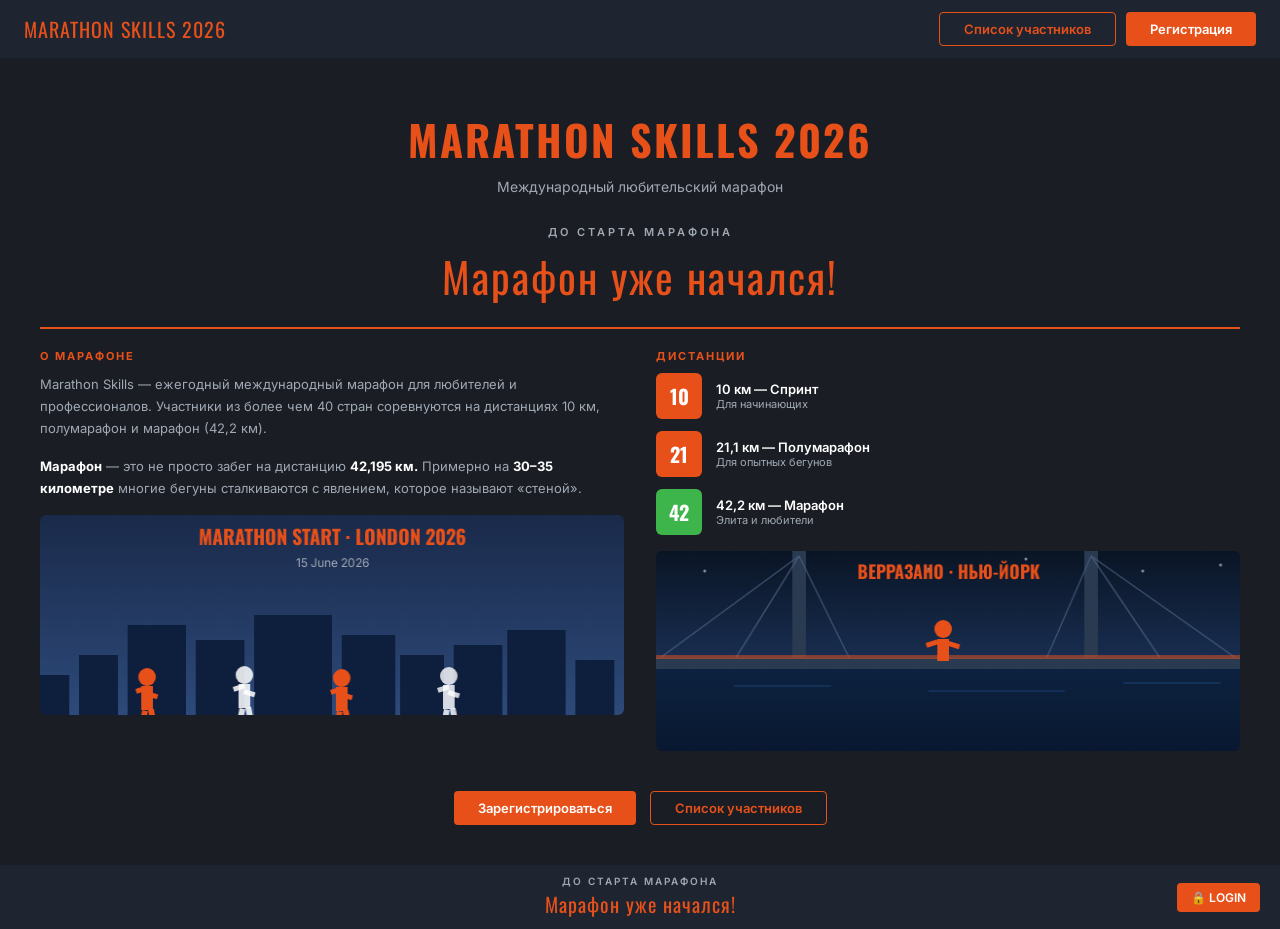
<file: index.html>
<!DOCTYPE html>
<html lang="ru">
<head>
<meta charset="UTF-8"/>
<meta name="viewport" content="width=device-width, initial-scale=1.0"/>
<title>Marathon Skills 2026</title>
<style>
@import url('https://fonts.googleapis.com/css2?family=Oswald:wght@400;600;700&family=Inter:wght@300;400;500;600&display=swap');

:root {
  --bg:        #1A1E24;
  --bg-mid:    #22272F;
  --bg-panel:  #2A2F38;
  --bg-header: #1E2530;
  --orange:    #E8501A;
  --orange-h:  #C43F10;
  --green:     #3DB54A;
  --text:      #FFFFFF;
  --muted:     #A0A8B4;
  --border:    #3A3F4A;
  --error:     #FF6B5B;
}

* { box-sizing: border-box; margin: 0; padding: 0; }

body {
  font-family: 'Inter', sans-serif;
  background: var(--bg);
  color: var(--text);
  min-height: 100vh;
  display: flex;
  flex-direction: column;
}

/* ── PAGES ── */
.page { display: none; flex-direction: column; min-height: 100vh; }
.page.active { display: flex; }

/* ── HEADER ── */
.header {
  background: var(--bg-header);
  padding: 12px 24px;
  display: flex;
  align-items: center;
  gap: 16px;
  flex-shrink: 0;
}
.header-title {
  font-family: 'Oswald', sans-serif;
  font-size: 20px;
  color: var(--orange);
  letter-spacing: 1px;
  flex: 1;
}
.btn-back {
  background: #3A3F4A;
  color: #fff;
  border: none;
  padding: 7px 14px;
  border-radius: 4px;
  cursor: pointer;
  font-size: 13px;
  font-family: 'Inter', sans-serif;
  transition: background .2s;
}
.btn-back:hover { background: #4A5060; }

/* ── TIMER BAR ── */
.timer-bar {
  background: var(--bg-header);
  padding: 10px 20px;
  display: flex;
  align-items: center;
  justify-content: center;
  position: relative;
  flex-shrink: 0;
}
.timer-label {
  font-size: 10px;
  font-weight: 600;
  color: var(--muted);
  letter-spacing: 2px;
  text-align: center;
  margin-bottom: 2px;
}
.timer-value {
  font-family: 'Oswald', monospace;
  font-size: 20px;
  color: var(--orange);
  text-align: center;
  letter-spacing: 1px;
}
.timer-center { text-align: center; }
.login-btn-wrap {
  position: absolute;
  right: 20px;
}

/* ── BUTTONS ── */
.btn-orange {
  background: var(--orange);
  color: #fff;
  border: none;
  padding: 9px 24px;
  border-radius: 4px;
  cursor: pointer;
  font-size: 13px;
  font-weight: 600;
  font-family: 'Inter', sans-serif;
  transition: background .2s;
}
.btn-orange:hover { background: var(--orange-h); }
.btn-outline {
  background: transparent;
  color: var(--orange);
  border: 1.5px solid var(--orange);
  padding: 8px 24px;
  border-radius: 4px;
  cursor: pointer;
  font-size: 13px;
  font-weight: 600;
  font-family: 'Inter', sans-serif;
  transition: background .2s;
}
.btn-outline:hover { background: rgba(232,80,26,.15); }
.btn-gray {
  background: #3A3F4A;
  color: #fff;
  border: none;
  padding: 8px 20px;
  border-radius: 4px;
  cursor: pointer;
  font-size: 13px;
  font-family: 'Inter', sans-serif;
  transition: background .2s;
}
.btn-gray:hover { background: #4A5060; }

/* ── SCROLL CONTENT ── */
.scroll-content {
  flex: 1;
  overflow-y: auto;
  padding: 28px 40px;
}

/* ── PAGE TITLE ── */
.page-title {
  font-size: 22px;
  font-weight: 600;
  text-align: center;
  margin-bottom: 20px;
}
.page-subtitle {
  font-size: 12px;
  color: var(--muted);
  text-align: center;
  margin-bottom: 20px;
}
.divider {
  height: 1px;
  background: var(--border);
  margin: 20px 0;
}
.divider-orange {
  height: 2px;
  background: var(--orange);
  margin: 8px 0 18px;
}

/* ── ABOUT PAGE ── */
.about-hero {
  text-align: center;
  padding: 50px 20px 30px;
}
.about-hero h1 {
  font-family: 'Oswald', sans-serif;
  font-size: 42px;
  color: var(--orange);
  letter-spacing: 2px;
  margin-bottom: 8px;
}
.about-hero p { font-size: 14px; color: var(--muted); }

.countdown-section {
  text-align: center;
  margin-bottom: 0;
}
.countdown-label {
  font-size: 11px;
  font-weight: 600;
  color: var(--muted);
  letter-spacing: 3px;
  margin-bottom: 6px;
}
.countdown-value {
  font-family: 'Oswald', monospace;
  font-size: 42px;
  color: var(--orange);
  letter-spacing: 2px;
}
.orange-line {
  height: 2px;
  background: var(--orange);
  margin: 20px 40px;
}

.about-grid {
  display: grid;
  grid-template-columns: 1fr 1fr;
  gap: 32px;
  padding: 0 40px 40px;
}
.section-label {
  font-size: 11px;
  font-weight: 700;
  color: var(--orange);
  letter-spacing: 2px;
  margin-bottom: 10px;
}
.about-text {
  font-size: 13px;
  color: var(--muted);
  line-height: 22px;
  margin-bottom: 16px;
}

/* Marathon illustration canvases */
.marathon-canvas {
  width: 100%;
  height: 200px;
  border-radius: 6px;
  overflow: hidden;
}
.marathon-canvas canvas {
  width: 100%;
  height: 100%;
}

/* Distance badges */
.distance-list { display: flex; flex-direction: column; gap: 12px; margin-bottom: 16px; }
.distance-item { display: flex; align-items: center; gap: 14px; }
.dist-badge {
  width: 46px; height: 46px;
  border-radius: 6px;
  display: flex; align-items: center; justify-content: center;
  font-family: 'Oswald', sans-serif;
  font-size: 20px;
  font-weight: 700;
  color: #fff;
  flex-shrink: 0;
}
.dist-badge.orange { background: var(--orange); }
.dist-badge.green  { background: var(--green); }
.dist-name { font-size: 13px; font-weight: 600; color: #fff; }
.dist-sub  { font-size: 11px; color: var(--muted); }

.about-btns {
  display: flex;
  justify-content: center;
  gap: 14px;
  padding-bottom: 40px;
}

/* ── FORM STYLES ── */
.form-wrap {
  max-width: 720px;
  margin: 0 auto;
}
.form-grid {
  display: grid;
  grid-template-columns: 1fr 200px;
  gap: 24px;
}
.field-group {
  display: grid;
  grid-template-columns: 150px 1fr;
  align-items: center;
  margin-bottom: 10px;
  gap: 10px;
}
.field-label {
  font-size: 12px;
  color: var(--muted);
  text-align: right;
}
input[type=text], input[type=email], input[type=password],
input[type=number], select, .fake-input {
  background: var(--bg-panel);
  color: #fff;
  border: 1px solid var(--border);
  border-radius: 4px;
  padding: 7px 10px;
  font-size: 13px;
  font-family: 'Inter', sans-serif;
  width: 100%;
  outline: none;
  transition: border-color .2s;
}
input:focus, select:focus { border-color: var(--orange); }
select { cursor: pointer; }
select option { background: #2A2F38; color: #fff; }

/* white comboboxes */
select.white-select {
  background: #fff;
  color: #000;
}
select.white-select option { background: #fff; color: #000; }

.photo-preview {
  width: 100%;
  height: 150px;
  background: var(--bg-panel);
  border-radius: 6px;
  display: flex;
  align-items: center;
  justify-content: center;
  color: var(--muted);
  font-size: 14px;
  margin-bottom: 10px;
  overflow: hidden;
  cursor: pointer;
  border: 2px dashed var(--border);
  transition: border-color .2s;
}
.photo-preview:hover { border-color: var(--orange); }
.photo-preview img { width: 100%; height: 100%; object-fit: cover; }

.form-btns {
  display: flex;
  justify-content: center;
  gap: 14px;
  margin-top: 24px;
}
.error-msg {
  color: var(--error);
  font-size: 12px;
  text-align: center;
  margin-bottom: 10px;
  display: none;
}
.error-msg.show { display: block; }

/* ── BMI PAGE ── */
.bmi-grid {
  display: grid;
  grid-template-columns: 300px 1fr;
  gap: 40px;
  max-width: 800px;
  margin: 0 auto;
}
.bmi-desc {
  font-size: 12px;
  color: var(--muted);
  line-height: 20px;
  margin-bottom: 20px;
}
.gender-icons {
  display: flex;
  gap: 14px;
  margin-bottom: 20px;
}
.gender-icon {
  background: var(--bg-panel);
  border-radius: 6px;
  width: 90px;
  height: 90px;
  display: flex;
  flex-direction: column;
  align-items: center;
  justify-content: center;
  gap: 6px;
  cursor: pointer;
  border: 2px solid transparent;
  transition: border-color .2s;
}
.gender-icon.selected { border-color: var(--orange); }
.gender-icon svg { width: 44px; height: 60px; }
.gender-icon span { font-size: 10px; color: var(--muted); }
.bmi-inputs { margin-bottom: 20px; }
.bmi-field {
  display: flex;
  align-items: center;
  gap: 10px;
  margin-bottom: 10px;
}
.bmi-field label { width: 50px; font-size: 13px; color: var(--muted); }
.bmi-field input { width: 90px; }
.bmi-field span { font-size: 12px; color: var(--muted); }

.bmi-result-panel {
  background: var(--bg-panel);
  border-radius: 8px;
  padding: 28px 24px;
  display: flex;
  flex-direction: column;
  align-items: center;
}
.bmi-silhouette { margin-bottom: 14px; }
.bmi-category {
  font-size: 20px;
  font-weight: 600;
  color: #fff;
  margin-bottom: 6px;
}
.bmi-value {
  font-family: 'Oswald', monospace;
  font-size: 40px;
  color: var(--orange);
  margin-bottom: 18px;
}
.bmi-scale { width: 280px; }
.bmi-bar {
  display: grid;
  grid-template-columns: 1fr 1fr 1fr 1fr;
  height: 10px;
  border-radius: 5px;
  overflow: hidden;
  margin-bottom: 4px;
}
.bmi-bar div:nth-child(1) { background: #E8501A; }
.bmi-bar div:nth-child(2) { background: #3DB54A; }
.bmi-bar div:nth-child(3) { background: #FF9800; }
.bmi-bar div:nth-child(4) { background: #E53935; }
.bmi-indicator {
  position: relative;
  height: 16px;
  margin-bottom: 4px;
}
.bmi-arrow {
  position: absolute;
  color: var(--orange);
  font-size: 12px;
  transition: left .5s ease;
}
.bmi-labels {
  display: grid;
  grid-template-columns: 1fr 1fr 1fr 1fr;
  font-size: 9px;
  color: var(--muted);
  text-align: center;
}

/* ── PARTICIPANTS / ADMIN TABLE ── */
.table-controls {
  display: flex;
  justify-content: space-between;
  align-items: flex-end;
  margin-bottom: 14px;
  gap: 20px;
}
.table-total {
  font-size: 13px;
  font-weight: 700;
  color: var(--muted);
}
.filter-grid {
  display: grid;
  grid-template-columns: 130px 180px;
  gap: 8px 10px;
  align-items: center;
}
.filter-label { font-size: 12px; color: var(--muted); text-align: right; }

.search-row {
  display: flex;
  align-items: center;
  gap: 10px;
  margin-top: 8px;
}
.search-row input { flex: 1; }

table {
  width: 100%;
  border-collapse: collapse;
  font-size: 13px;
}
th {
  background: var(--bg-panel);
  color: var(--muted);
  font-weight: 700;
  font-size: 11px;
  padding: 10px 14px;
  text-align: left;
  border-bottom: 2px solid var(--border);
}
td {
  padding: 10px 14px;
  border-bottom: 1px solid var(--border);
  color: #fff;
}
tr:nth-child(even) td { background: #262B33; }
tr:hover td { background: #333A45; }

.btn-edit {
  background: var(--orange);
  color: #fff;
  border: none;
  padding: 4px 12px;
  border-radius: 4px;
  cursor: pointer;
  font-size: 12px;
  font-family: 'Inter', sans-serif;
  transition: background .2s;
}
.btn-edit:hover { background: var(--orange-h); }

/* ── ADMIN LOGIN ── */
.login-card {
  background: var(--bg-panel);
  border-radius: 8px;
  padding: 44px 50px;
  width: 440px;
  margin: auto;
}
.login-card h2 {
  font-size: 22px;
  font-weight: 600;
  text-align: center;
  margin-bottom: 8px;
}
.login-card p {
  font-size: 12px;
  color: var(--muted);
  text-align: center;
  margin-bottom: 26px;
}
.login-field {
  display: grid;
  grid-template-columns: 100px 1fr;
  align-items: center;
  gap: 10px;
  margin-bottom: 14px;
}
.login-field label { font-size: 14px; color: var(--muted); text-align: right; }

/* ── ADMIN EDIT ── */
.edit-grid {
  display: grid;
  grid-template-columns: 1fr 1fr;
  gap: 32px;
  max-width: 700px;
  margin: 0 auto;
}
.pass-panel {
  background: var(--bg-panel);
  border-radius: 6px;
  padding: 20px;
}
.pass-panel h3 {
  font-size: 15px;
  font-weight: 600;
  text-align: center;
  margin-bottom: 8px;
}
.pass-panel p {
  font-size: 11px;
  color: var(--muted);
  text-align: center;
  margin-bottom: 16px;
}
.email-display {
  font-size: 13px;
  color: var(--muted);
  font-style: italic;
  padding: 7px 0;
}

/* ── RESPONSIVE ── */
@media (max-width: 700px) {
  .about-grid, .form-grid, .bmi-grid, .edit-grid { grid-template-columns: 1fr; }
  .scroll-content { padding: 20px 16px; }
  .about-grid { padding: 0 16px 30px; }
}

/* ── PAGE TRANSITION ── */
.page { animation: fadeIn .25s ease; }
@keyframes fadeIn { from { opacity: 0; transform: translateY(6px); } to { opacity: 1; transform: none; } }

/* ── HEADER BUTTONS ── */
.header-btns { display: flex; gap: 10px; }
</style>
</head>
<body>

<!-- ═══════════════════════════════════════════════
     PAGE 1 — ABOUT
════════════════════════════════════════════════ -->
<div class="page active" id="page-about">
  <div class="header">
    <span class="header-title">MARATHON SKILLS 2026</span>
    <div class="header-btns">
      <button class="btn-outline" onclick="go('page-participants')">Список участников</button>
      <button class="btn-orange" onclick="go('page-register')">Регистрация</button>
    </div>
  </div>

  <div style="overflow-y:auto; flex:1;">
    <!-- Hero -->
    <div class="about-hero">
      <h1>MARATHON SKILLS 2026</h1>
      <p>Международный любительский марафон</p>
    </div>

    <!-- Countdown -->
    <div class="countdown-section">
      <div class="countdown-label">ДО  СТАРТА  МАРАФОНА</div>
      <div class="countdown-value" id="main-countdown">--</div>
    </div>

    <div class="orange-line"></div>

    <!-- Two-column content -->
    <div class="about-grid">
      <!-- Left: about text + canvas 1 -->
      <div>
        <div class="section-label">О МАРАФОНЕ</div>
        <p class="about-text">Marathon Skills — ежегодный международный марафон для любителей и профессионалов. Участники из более чем 40 стран соревнуются на дистанциях 10 км, полумарафон и марафон (42,2 км).</p>
        <p class="about-text"><strong style="color:#fff">Марафон</strong> — это не просто забег на дистанцию <strong style="color:#fff">42,195 км.</strong> Примерно на <strong style="color:#fff">30–35 километре</strong> многие бегуны сталкиваются с явлением, которое называют «стеной».</p>
        <div class="marathon-canvas">
          <canvas id="canvas1" width="600" height="200"></canvas>
        </div>
      </div>
      <!-- Right: distances + canvas 2 -->
      <div>
        <div class="section-label">ДИСТАНЦИИ</div>
        <div class="distance-list">
          <div class="distance-item">
            <div class="dist-badge orange">10</div>
            <div><div class="dist-name">10 км — Спринт</div><div class="dist-sub">Для начинающих</div></div>
          </div>
          <div class="distance-item">
            <div class="dist-badge orange">21</div>
            <div><div class="dist-name">21,1 км — Полумарафон</div><div class="dist-sub">Для опытных бегунов</div></div>
          </div>
          <div class="distance-item">
            <div class="dist-badge green">42</div>
            <div><div class="dist-name">42,2 км — Марафон</div><div class="dist-sub">Элита и любители</div></div>
          </div>
        </div>
        <div class="marathon-canvas">
          <canvas id="canvas2" width="600" height="200"></canvas>
        </div>
      </div>
    </div>

    <!-- Bottom buttons -->
    <div class="about-btns">
      <button class="btn-orange" onclick="go('page-register')">Зарегистрироваться</button>
      <button class="btn-outline" onclick="go('page-participants')">Список участников</button>
    </div>
  </div>

  <!-- Timer bar with LOGIN -->
  <div class="timer-bar">
    <div class="timer-center">
      <div class="timer-label">ДО  СТАРТА  МАРАФОНА</div>
      <div class="timer-value" id="footer-countdown">--</div>
    </div>
    <div class="login-btn-wrap">
      <button class="btn-orange" onclick="go('page-admin-login')" style="font-size:12px;padding:7px 14px;">🔒 LOGIN</button>
    </div>
  </div>
</div>


<!-- ═══════════════════════════════════════════════
     PAGE 2 — REGISTER
════════════════════════════════════════════════ -->
<div class="page" id="page-register">
  <div class="header">
    <button class="btn-back" onclick="go('page-about')">← Назад</button>
    <span class="header-title">MARATHON SKILLS 2026</span>
  </div>

  <div class="scroll-content">
    <div class="form-wrap">
      <div class="page-title">Регистрация бегуна</div>
      <div class="page-subtitle">Пожалуйста заполните всю информацию, чтобы зарегистрироваться в качестве бегуна</div>
      <div class="error-msg" id="reg-error"></div>
      <div class="divider"></div>

      <div class="form-grid">
        <!-- Left fields -->
        <div>
          <div class="field-group">
            <span class="field-label">Email:</span>
            <input type="email" id="reg-email" placeholder="Email"/>
          </div>
          <div class="field-group">
            <span class="field-label">Пароль:</span>
            <input type="password" id="reg-pass" placeholder="Пароль"/>
          </div>
          <div class="field-group">
            <span class="field-label">Повторите пароль:</span>
            <input type="password" id="reg-pass2" placeholder="Повторите пароль"/>
          </div>
          <div class="field-group">
            <span class="field-label">Имя:</span>
            <input type="text" id="reg-name" placeholder="Имя"/>
          </div>
          <div class="field-group">
            <span class="field-label">Фамилия:</span>
            <input type="text" id="reg-surname" placeholder="Фамилия"/>
          </div>
          <div class="field-group">
            <span class="field-label">Пол:</span>
            <select id="reg-gender" class="white-select">
              <option>Мужской</option>
              <option>Женский</option>
            </select>
          </div>
        </div>

        <!-- Right: photo + date + country -->
        <div>
          <div class="photo-preview" id="photo-preview" onclick="document.getElementById('photo-input').click()">
            <span>Фото</span>
          </div>
          <input type="file" id="photo-input" accept="image/*" style="display:none" onchange="previewPhoto(this)"/>

          <div style="margin-bottom:8px">
            <div style="font-size:11px;color:var(--muted);margin-bottom:4px">Дата рождения:</div>
            <input type="date" id="reg-dob" value="1978-07-16" style="background:#fff;color:#000;width:100%"/>
          </div>
          <div>
            <div style="font-size:11px;color:var(--muted);margin-bottom:4px">Страна:</div>
            <select id="reg-country" class="white-select">
              <option>Russia</option><option>Germany</option><option>France</option>
              <option>USA</option><option>UK</option><option>Italy</option>
              <option>Spain</option><option>Japan</option><option>Kazakhstan</option><option>Other</option>
            </select>
          </div>
        </div>
      </div>

      <div class="divider"></div>
      <div class="form-btns">
        <button class="btn-orange" onclick="doRegister()">Регистрация</button>
        <button class="btn-outline" onclick="go('page-about')">Отмена</button>
      </div>
    </div>
  </div>

  <div class="timer-bar">
    <div class="timer-center">
      <div class="timer-label">ДО  СТАРТА  МАРАФОНА</div>
      <div class="timer-value" id="reg-countdown">--</div>
    </div>
  </div>
</div>


<!-- ═══════════════════════════════════════════════
     PAGE 3 — BMI
════════════════════════════════════════════════ -->
<div class="page" id="page-bmi">
  <div class="header">
    <button class="btn-back" onclick="go('page-about')">← Назад</button>
    <span class="header-title">BMI CALCULATOR</span>
    <button class="btn-orange" style="margin-left:auto" onclick="saveBmi()">Сохранить</button>
  </div>

  <div class="scroll-content">
    <div class="page-title">BMI Калькулятор</div>
    <div class="page-subtitle">Индекс массы тела</div>
    <div class="divider"></div>

    <div class="bmi-grid">
      <!-- Left -->
      <div>
        <p class="bmi-desc">Индекс массы тела (ИМТ) — показатель соответствия роста и веса. Рассчитывается как вес (кг) ÷ рост² (м). Оставьте эти поля пустыми, если не хотите изменять.</p>

        <div class="gender-icons">
          <div class="gender-icon selected" id="gender-m" onclick="selectGender('m')">
            <svg viewBox="0 0 50 70" fill="none">
              <ellipse cx="25" cy="10" rx="10" ry="10" fill="#A0A8B4"/>
              <rect x="19" y="22" width="12" height="28" rx="3" fill="#A0A8B4"/>
              <rect x="7"  y="25" width="12" height="5"  rx="2" fill="#A0A8B4"/>
              <rect x="31" y="25" width="12" height="5"  rx="2" fill="#A0A8B4"/>
              <rect x="18" y="50" width="7"  height="20" rx="2" fill="#A0A8B4"/>
              <rect x="27" y="50" width="7"  height="20" rx="2" fill="#A0A8B4"/>
            </svg>
            <span>Мужской</span>
          </div>
          <div class="gender-icon" id="gender-f" onclick="selectGender('f')">
            <svg viewBox="0 0 50 70" fill="none">
              <ellipse cx="25" cy="10" rx="10" ry="10" fill="#A0A8B4"/>
              <polygon points="25,22 8,52 42,52" fill="#A0A8B4"/>
              <rect x="18" y="52" width="7" height="18" rx="2" fill="#A0A8B4"/>
              <rect x="27" y="52" width="7" height="18" rx="2" fill="#A0A8B4"/>
            </svg>
            <span>Женский</span>
          </div>
        </div>

        <div class="bmi-inputs">
          <div class="bmi-field">
            <label>Рост:</label>
            <input type="number" id="bmi-height" value="170" min="100" max="250"/>
            <span>см</span>
          </div>
          <div class="bmi-field">
            <label>Вес:</label>
            <input type="number" id="bmi-weight" value="70" min="30" max="300"/>
            <span>кг</span>
          </div>
        </div>

        <div style="display:flex;gap:12px">
          <button class="btn-orange" onclick="calcBmi()">Рассчитать</button>
          <button class="btn-outline" onclick="go('page-about')">Отмена</button>
        </div>
      </div>

      <!-- Right: result -->
      <div class="bmi-result-panel">
        <div class="bmi-silhouette">
          <svg id="bmi-silhouette" width="80" height="120" viewBox="0 0 60 140" fill="none">
            <ellipse cx="30" cy="10" rx="10" ry="10" fill="#E8501A"/>
            <rect x="22" y="22" width="16" height="60" rx="3" fill="#E8501A"/>
            <rect x="4"  y="26" width="18" height="6" rx="3" fill="#E8501A"/>
            <rect x="38" y="26" width="18" height="6" rx="3" fill="#E8501A"/>
            <rect x="22" y="84" width="7"  height="56" rx="3" fill="#E8501A"/>
            <rect x="31" y="84" width="7"  height="56" rx="3" fill="#E8501A"/>
          </svg>
        </div>
        <div class="bmi-category" id="bmi-category">—</div>
        <div class="bmi-value" id="bmi-value"></div>
        <div class="bmi-scale">
          <div class="bmi-bar"><div></div><div></div><div></div><div></div></div>
          <div class="bmi-indicator"><span class="bmi-arrow" id="bmi-arrow">▼</span></div>
          <div class="bmi-labels">
            <span>Недостаточный</span><span>Здоровый</span><span>Избыточный</span><span>Ожирение</span>
          </div>
        </div>
      </div>
    </div>
  </div>

  <div class="timer-bar" style="justify-content:flex-start;padding:10px 20px">
    <div style="flex:1;text-align:center">
      <div class="timer-label">ФИО</div>
      <div id="bmi-fio" style="font-size:13px;color:var(--muted)"></div>
    </div>
  </div>
</div>


<!-- ═══════════════════════════════════════════════
     PAGE 4 — PARTICIPANTS
════════════════════════════════════════════════ -->
<div class="page" id="page-participants">
  <div class="header">
    <button class="btn-back" onclick="go('page-about')">← Назад</button>
    <span class="header-title">MARATHON SKILLS 2026</span>
  </div>

  <div class="scroll-content">
    <div class="page-title">Список зарегистрированных пользователей</div>
    <div class="divider-orange"></div>

    <div class="table-controls">
      <div class="table-total" id="part-total">Всего пользователей: 0</div>
      <div>
        <div class="filter-grid">
          <span class="filter-label">Фильтр по ролям:</span>
          <select id="part-role" class="white-select" onchange="renderParticipants()">
            <option value="">Все роли</option>
            <option value="Координатор">Координатор</option>
            <option value="Бегун">Бегун</option>
          </select>
          <span class="filter-label">Сортировать по:</span>
          <select id="part-sort" class="white-select" onchange="renderParticipants()">
            <option value="Name">Имени</option>
            <option value="Surname">Фамилии</option>
            <option value="Email">Email</option>
            <option value="Role">Роли</option>
          </select>
        </div>
        <div class="search-row" style="margin-top:8px">
          <span class="filter-label">Поиск:</span>
          <input type="text" id="part-search" placeholder="Поиск..." oninput="renderParticipants()"/>
          <button class="btn-orange" style="padding:7px 14px;font-size:12px" onclick="renderParticipants()">Обновить</button>
        </div>
      </div>
    </div>

    <table>
      <thead><tr>
        <th>ИМЯ</th><th>ФАМИЛИЯ</th><th>EMAIL</th><th>РОЛЬ</th>
      </tr></thead>
      <tbody id="part-tbody"></tbody>
    </table>
  </div>

  <div class="timer-bar">
    <div class="timer-center">
      <div class="timer-label">ДО  СТАРТА  МАРАФОНА</div>
      <div class="timer-value" id="part-countdown">--</div>
    </div>
  </div>
</div>


<!-- ═══════════════════════════════════════════════
     ADMIN PAGE A — LOGIN
════════════════════════════════════════════════ -->
<div class="page" id="page-admin-login">
  <div class="header">
    <button class="btn-back" onclick="go('page-about')">← Назад</button>
    <span class="header-title">MARATHON SKILLS 2026</span>
  </div>

  <div style="flex:1;display:flex;align-items:center;justify-content:center;padding:30px">
    <div class="login-card">
      <h2>Форма авторизации</h2>
      <p>Пожалуйста, авторизуйтесь в системе, используя ваш логин и пароль.</p>
      <div class="error-msg" id="admin-error"></div>
      <div class="login-field">
        <label>Login:</label>
        <input type="text" id="admin-login" placeholder="Enter your login"/>
      </div>
      <div class="login-field">
        <label>Password:</label>
        <input type="password" id="admin-pass" placeholder="Enter your password"/>
      </div>
      <div class="form-btns" style="margin-top:20px">
        <button class="btn-orange" onclick="doAdminLogin()">Login</button>
        <button class="btn-outline" onclick="go('page-about')">Cancel</button>
      </div>
    </div>
  </div>

  <div class="timer-bar">
    <div class="timer-center">
      <div class="timer-label">ДО  СТАРТА  МАРАФОНА</div>
      <div class="timer-value" id="admin-login-countdown">--</div>
    </div>
  </div>
</div>


<!-- ═══════════════════════════════════════════════
     ADMIN PAGE B — USER MANAGEMENT
════════════════════════════════════════════════ -->
<div class="page" id="page-admin-users">
  <div class="header">
    <button class="btn-back" onclick="go('page-admin-login')">← Назад</button>
    <span class="header-title">MARATHON SKILLS 2026</span>
  </div>

  <div class="scroll-content">
    <div class="page-title">Список зарегистрированных пользователей</div>
    <div class="divider-orange"></div>

    <div class="table-controls">
      <button class="btn-outline" style="font-size:12px;padding:10px 16px;line-height:1.4" onclick="go('page-admin-edit'); openEditNew()">+ Добавление<br>нового</button>
      <div>
        <div class="filter-grid">
          <span class="filter-label">Фильтр по ролям:</span>
          <select id="adm-role" class="white-select" onchange="renderAdminUsers()">
            <option value="">Все роли</option>
            <option value="Координатор">Координатор</option>
            <option value="Бегун">Бегун</option>
          </select>
          <span class="filter-label">Сортировать по:</span>
          <select id="adm-sort" class="white-select" onchange="renderAdminUsers()">
            <option value="Name">Имени</option>
            <option value="Surname">Фамилии</option>
            <option value="Email">Email</option>
            <option value="Role">Роли</option>
          </select>
        </div>
        <div class="search-row">
          <span class="filter-label">Поиск:</span>
          <input type="text" id="adm-search" placeholder="Поиск..." oninput="renderAdminUsers()"/>
          <button class="btn-orange" style="padding:7px 14px;font-size:12px" onclick="renderAdminUsers()">Обновить</button>
        </div>
      </div>
    </div>

    <div class="table-total" id="adm-total" style="margin-bottom:10px">Всего пользователей: 0</div>

    <table>
      <thead><tr>
        <th>ИМЯ</th><th>ФАМИЛИЯ</th><th>EMAIL</th><th>РОЛЬ</th><th></th>
      </tr></thead>
      <tbody id="adm-tbody"></tbody>
    </table>
  </div>

  <div class="timer-bar">
    <div class="timer-center">
      <div class="timer-label">ДО  СТАРТА  МАРАФОНА</div>
      <div class="timer-value" id="adm-countdown">--</div>
    </div>
    <div class="login-btn-wrap">
      <button class="btn-outline" style="font-size:12px;padding:6px 14px" onclick="go('page-about')">Logout</button>
    </div>
  </div>
</div>


<!-- ═══════════════════════════════════════════════
     ADMIN PAGE C — EDIT USER
════════════════════════════════════════════════ -->
<div class="page" id="page-admin-edit">
  <div class="header">
    <button class="btn-back" onclick="go('page-admin-users')">← Назад</button>
    <span class="header-title">MARATHON SKILLS 2026</span>
  </div>

  <div class="scroll-content">
    <div class="page-title">Редактирование пользователя</div>
    <div class="error-msg" id="edit-error"></div>
    <div class="divider"></div>

    <div class="edit-grid">
      <!-- Left -->
      <div>
        <div class="field-group" style="grid-template-columns:100px 1fr">
          <span class="field-label">Email:</span>
          <span class="email-display" id="edit-email-display"></span>
        </div>
        <div class="field-group" style="grid-template-columns:100px 1fr">
          <span class="field-label">Имя:</span>
          <input type="text" id="edit-name" placeholder="Имя"/>
        </div>
        <div class="field-group" style="grid-template-columns:100px 1fr">
          <span class="field-label">Фамилия:</span>
          <input type="text" id="edit-surname" placeholder="Фамилия"/>
        </div>
        <div class="field-group" style="grid-template-columns:100px 1fr">
          <span class="field-label">Роль:</span>
          <select id="edit-role" class="white-select">
            <option>Бегун</option>
            <option>Координатор</option>
          </select>
        </div>
      </div>

      <!-- Right: password -->
      <div class="pass-panel">
        <h3>Смена пароля</h3>
        <p>Оставьте эти поля незаполненными,<br>если вы не хотите менять пароль.</p>
        <div class="field-group" style="grid-template-columns:120px 1fr">
          <span class="field-label">Пароль:</span>
          <input type="password" id="edit-pass" placeholder="Password"/>
        </div>
        <div class="field-group" style="grid-template-columns:120px 1fr">
          <span class="field-label">Повтор пароля:</span>
          <input type="password" id="edit-pass2" placeholder="Re-enter password"/>
        </div>
      </div>
    </div>

    <div class="divider"></div>
    <div class="form-btns">
      <button class="btn-orange" onclick="saveEdit()">Сохранить</button>
      <button class="btn-outline" onclick="go('page-admin-users')">Отмена</button>
    </div>
  </div>

  <div class="timer-bar">
    <div class="timer-center">
      <div class="timer-label">ДО  СТАРТА  МАРАФОНА</div>
      <div class="timer-value" id="edit-countdown">--</div>
    </div>
  </div>
</div>


<script>
// ════════════════════════════════════════
// DATA STORE
// ════════════════════════════════════════
let runners = JSON.parse(localStorage.getItem('ms_runners') || 'null') || [
  {Name:"First",  Surname:"User1", Email:"first@email.com",  Password:"pass1", Role:"Координатор", Country:"Russia",  Gender:"Мужской", DateOfBirth:"1980-01-01", BMI:null},
  {Name:"Second", Surname:"User2", Email:"second@email.com", Password:"pass2", Role:"Координатор", Country:"Russia",  Gender:"Мужской", DateOfBirth:"1985-05-10", BMI:null},
  {Name:"Third",  Surname:"User3", Email:"third@email.com",  Password:"pass3", Role:"Координатор", Country:"Russia",  Gender:"Женский", DateOfBirth:"1990-03-22", BMI:null},
  {Name:"Fourth", Surname:"User4", Email:"fourth@email.com", Password:"pass4", Role:"Бегун",       Country:"Germany", Gender:"Мужской", DateOfBirth:"1992-08-14", BMI:null},
  {Name:"Fifth",  Surname:"User5", Email:"fifth@email.com",  Password:"pass5", Role:"Бегун",       Country:"France",  Gender:"Женский", DateOfBirth:"1995-11-30", BMI:null},
  {Name:"Sixth",  Surname:"User6", Email:"sixth@email.com",  Password:"pass6", Role:"Бегун",       Country:"USA",     Gender:"Мужской", DateOfBirth:"1988-07-07", BMI:null},
];

let currentUser = null;
let editIndex   = -1; // -1 = new

function saveData() {
  localStorage.setItem('ms_runners', JSON.stringify(runners));
}

// ════════════════════════════════════════
// NAVIGATION
// ════════════════════════════════════════
function go(pageId) {
  document.querySelectorAll('.page').forEach(p => p.classList.remove('active'));
  document.getElementById(pageId).classList.add('active');
  if (pageId === 'page-participants') renderParticipants();
  if (pageId === 'page-admin-users')  renderAdminUsers();
  if (pageId === 'page-bmi' && currentUser)
    document.getElementById('bmi-fio').textContent = currentUser.Name + ' ' + currentUser.Surname;
}

// ════════════════════════════════════════
// TIMER — countdown to 15 June 2026 09:00
// ════════════════════════════════════════
const MARATHON_DATE = new Date('2026-06-15T09:00:00');

function getCountdown() {
  const diff = MARATHON_DATE - Date.now();
  if (diff <= 0) return 'Марафон уже начался!';
  const d  = Math.floor(diff / 86400000);
  const h  = Math.floor((diff % 86400000) / 3600000);
  const m  = Math.floor((diff % 3600000)  / 60000);
  const s  = Math.floor((diff % 60000)    / 1000);
  return `${d} дн.  ${String(h).padStart(2,'0')} ч.  ${String(m).padStart(2,'0')} мин.  ${String(s).padStart(2,'0')} сек.`;
}

const timerIds = ['main-countdown','footer-countdown','reg-countdown',
                  'part-countdown','admin-login-countdown','adm-countdown','edit-countdown'];

setInterval(() => {
  const val = getCountdown();
  timerIds.forEach(id => {
    const el = document.getElementById(id);
    if (el) el.textContent = val;
  });
}, 1000);

// initial
document.addEventListener('DOMContentLoaded', () => {
  const val = getCountdown();
  timerIds.forEach(id => { const el = document.getElementById(id); if(el) el.textContent = val; });
  drawCanvases();
});

// ════════════════════════════════════════
// CANVAS ILLUSTRATIONS
// ════════════════════════════════════════
function drawCanvases() {
  drawCanvas1(); drawCanvas2();
}

function drawCanvas1() {
  const c = document.getElementById('canvas1');
  if (!c) return;
  const ctx = c.getContext('2d');
  const W = c.width, H = c.height;

  // Sky
  const sky = ctx.createLinearGradient(0,0,0,H);
  sky.addColorStop(0,'#1a2a4a'); sky.addColorStop(1,'#2d4a7a');
  ctx.fillStyle = sky; ctx.fillRect(0,0,W,H);

  // City silhouette
  ctx.fillStyle = '#0d1f3c';
  [[0,160,30],[40,140,40],[90,110,60],[160,125,50],[220,100,80],[310,120,55],[370,140,45],[425,130,50],[480,115,60],[550,145,40],[600,160,40]].forEach(([x,y,w])=>{
    ctx.fillRect(x,y,w,H-y);
  });

  // Road
  const road = ctx.createLinearGradient(0,200,0,H);
  road.addColorStop(0,'#2a2a2a'); road.addColorStop(1,'#444');
  ctx.fillStyle = road; ctx.fillRect(0,200,W,H-200);

  // Road dashes
  ctx.fillStyle = 'rgba(240,192,32,0.6)';
  for(let x=0;x<W;x+=80) ctx.fillRect(x,222,48,6);

  // Runners
  const drawRunner = (x, y, col) => {
    ctx.fillStyle = col;
    ctx.beginPath(); ctx.ellipse(x,y-40,9,9,0,0,Math.PI*2); ctx.fill();
    ctx.fillRect(x-6,y-31,12,24);
    ctx.save(); ctx.translate(x-12,y-28); ctx.rotate(-0.3); ctx.fillRect(0,0,12,5); ctx.restore();
    ctx.save(); ctx.translate(x,y-26);   ctx.rotate(0.3);   ctx.fillRect(0,0,12,5); ctx.restore();
    ctx.save(); ctx.translate(x-5,y-7);  ctx.rotate(0.2);   ctx.fillRect(0,0,6,18); ctx.restore();
    ctx.save(); ctx.translate(x+1,y-7);  ctx.rotate(-0.2);  ctx.fillRect(0,0,6,18); ctx.restore();
  };

  drawRunner(110, 202, '#E8501A');
  drawRunner(210, 200, 'rgba(255,255,255,0.85)');
  drawRunner(310, 203, '#E8501A');
  drawRunner(420, 201, 'rgba(255,255,255,0.8)');

  // Title
  ctx.fillStyle = '#E8501A';
  ctx.font = 'bold 20px Oswald,sans-serif';
  ctx.textAlign = 'center';
  ctx.fillText('MARATHON START · LONDON 2026', W/2, 30);
  ctx.fillStyle = '#A0A8B4';
  ctx.font = '12px Inter,sans-serif';
  ctx.fillText('15 June 2026', W/2, 52);
}

function drawCanvas2() {
  const c = document.getElementById('canvas2');
  if (!c) return;
  const ctx = c.getContext('2d');
  const W = c.width, H = c.height;

  // Sky
  const sky = ctx.createLinearGradient(0,0,0,H);
  sky.addColorStop(0,'#0a1525'); sky.addColorStop(0.6,'#1a3055'); sky.addColorStop(1,'#0d1f3c');
  ctx.fillStyle = sky; ctx.fillRect(0,0,W,H);

  // Stars
  ctx.fillStyle = 'rgba(255,255,255,0.5)';
  [[50,20],[150,12],[280,18],[380,8],[500,20],[580,14]].forEach(([x,y])=>{
    ctx.beginPath(); ctx.arc(x,y,1.5,0,Math.PI*2); ctx.fill();
  });

  // Bridge towers
  ctx.fillStyle = '#2a3a50';
  ctx.fillRect(140,0,14,110); ctx.fillRect(440,0,14,110);

  // Cables
  ctx.strokeStyle = 'rgba(74,96,128,0.7)'; ctx.lineWidth = 1.5;
  [[147,5,0,110],[147,5,80,110],[147,5,200,110],[447,5,600,110],[447,5,520,110],[447,5,400,110]].forEach(([x1,y1,x2,y2])=>{
    ctx.beginPath(); ctx.moveTo(x1,y1); ctx.lineTo(x2,y2); ctx.stroke();
  });

  // Bridge deck
  ctx.fillStyle = '#2a3a50'; ctx.fillRect(0,106,W,12);
  ctx.fillStyle = 'rgba(232,80,26,0.5)'; ctx.fillRect(0,104,W,4);

  // Water
  const water = ctx.createLinearGradient(0,118,0,H);
  water.addColorStop(0,'#0d2240'); water.addColorStop(1,'#091830');
  ctx.fillStyle = water; ctx.fillRect(0,118,W,H-118);

  // Reflections
  ctx.strokeStyle = 'rgba(26,64,112,0.5)'; ctx.lineWidth = 2;
  [[80,135,180,135],[280,140,420,140],[480,132,580,132]].forEach(([x1,y1,x2,y2])=>{
    ctx.beginPath(); ctx.moveTo(x1,y1); ctx.lineTo(x2,y2); ctx.stroke();
  });

  // Runner
  ctx.fillStyle = '#E8501A';
  ctx.beginPath(); ctx.ellipse(295,78,9,9,0,0,Math.PI*2); ctx.fill();
  ctx.fillRect(289,88,12,22);
  ctx.save(); ctx.translate(277,92); ctx.rotate(-0.3); ctx.fillRect(0,0,12,5); ctx.restore();
  ctx.save(); ctx.translate(301,90); ctx.rotate(0.3);  ctx.fillRect(0,0,12,5); ctx.restore();

  // Title
  ctx.fillStyle = '#E8501A';
  ctx.font = 'bold 18px Oswald,sans-serif';
  ctx.textAlign = 'center';
  ctx.fillText('ВЕРРАЗАНО · НЬЮ-ЙОРК', W/2, 28);
}

// ════════════════════════════════════════
// REGISTER
// ════════════════════════════════════════
function previewPhoto(input) {
  const file = input.files[0];
  if (!file) return;
  const reader = new FileReader();
  reader.onload = e => {
    const prev = document.getElementById('photo-preview');
    prev.innerHTML = `<img src="${e.target.result}" alt="photo"/>`;
  };
  reader.readAsDataURL(file);
}

function doRegister() {
  const err = document.getElementById('reg-error');
  err.classList.remove('show');

  const email   = document.getElementById('reg-email').value.trim();
  const pass    = document.getElementById('reg-pass').value;
  const pass2   = document.getElementById('reg-pass2').value;
  const name    = document.getElementById('reg-name').value.trim();
  const surname = document.getElementById('reg-surname').value.trim();
  const gender  = document.getElementById('reg-gender').value;
  const country = document.getElementById('reg-country').value;
  const dob     = document.getElementById('reg-dob').value;

  if (!email||!pass||!name||!surname||!dob) { showErr(err,'Пожалуйста, заполните все обязательные поля.'); return; }
  if (!email.includes('@')||!email.includes('.')) { showErr(err,'Введите корректный Email.'); return; }
  if (pass !== pass2) { showErr(err,'Пароли не совпадают.'); return; }
  if (pass.length < 4) { showErr(err,'Пароль должен содержать минимум 4 символа.'); return; }
  if (runners.find(r => r.Email.toLowerCase()===email.toLowerCase())) { showErr(err,'Пользователь с таким Email уже зарегистрирован.'); return; }

  const runner = { Name:name, Surname:surname, Email:email, Password:pass, Role:'Бегун', Country:country, Gender:gender, DateOfBirth:dob, BMI:null };
  runners.push(runner);
  saveData();
  currentUser = runner;

  document.getElementById('bmi-fio').textContent = name + ' ' + surname;
  go('page-bmi');
}

function showErr(el, msg) { el.textContent = msg; el.classList.add('show'); }

// ════════════════════════════════════════
// BMI
// ════════════════════════════════════════
function selectGender(g) {
  document.getElementById('gender-m').classList.toggle('selected', g==='m');
  document.getElementById('gender-f').classList.toggle('selected', g==='f');
}

function calcBmi() {
  const h = parseFloat(document.getElementById('bmi-height').value);
  const w = parseFloat(document.getElementById('bmi-weight').value);
  if (!h||!w||h<=0||w<=0) { alert('Введите корректные значения роста и веса.'); return; }

  const bmi = w / ((h/100)*(h/100));
  document.getElementById('bmi-value').textContent = bmi.toFixed(1);

  let cat, pct;
  if (bmi < 18.5)     { cat='Недостаточный'; pct = Math.max(0, bmi/18.5*0.25); }
  else if (bmi < 25)  { cat='Здоровый';      pct = 0.25 + (bmi-18.5)/6.5*0.25; }
  else if (bmi < 30)  { cat='Избыточный';    pct = 0.50 + (bmi-25)/5*0.25; }
  else                { cat='Ожирение';       pct = Math.min(1, 0.75+(bmi-30)/20*0.25); }

  document.getElementById('bmi-category').textContent = cat;

  const barW = 280;
  const offset = Math.max(0, Math.min(barW-14, pct*barW-8));
  document.getElementById('bmi-arrow').style.left = offset + 'px';

  // store on currentUser
  if (currentUser) currentUser.BMI = Math.round(bmi*10)/10;
  window._lastBmi = bmi;
}

function saveBmi() {
  if (!window._lastBmi) { alert('Сначала рассчитайте BMI.'); return; }
  if (currentUser) {
    currentUser.BMI = Math.round(window._lastBmi*10)/10;
    saveData();
  }
  go('page-participants');
}

// ════════════════════════════════════════
// PARTICIPANTS
// ════════════════════════════════════════
function renderParticipants() {
  const role   = document.getElementById('part-role').value;
  const sort   = document.getElementById('part-sort').value;
  const search = document.getElementById('part-search').value.trim().toLowerCase();

  let list = [...runners];
  if (role)   list = list.filter(r => r.Role===role);
  if (search) list = list.filter(r =>
    r.Name.toLowerCase().includes(search)    ||
    r.Surname.toLowerCase().includes(search) ||
    r.Email.toLowerCase().includes(search)   ||
    r.Role.toLowerCase().includes(search));
  list.sort((a,b) => (a[sort]||'').localeCompare(b[sort]||''));

  document.getElementById('part-total').textContent = `Всего пользователей: ${runners.length}`;
  document.getElementById('part-tbody').innerHTML = list.map(r => `
    <tr>
      <td>${r.Name}</td><td>${r.Surname}</td><td>${r.Email}</td><td>${r.Role}</td>
    </tr>`).join('');
}

// ════════════════════════════════════════
// ADMIN LOGIN
// ════════════════════════════════════════
function doAdminLogin() {
  const err = document.getElementById('admin-error');
  err.classList.remove('show');
  const login = document.getElementById('admin-login').value.trim();
  const pass  = document.getElementById('admin-pass').value;
  if (login==='admin' && pass==='admin') {
    go('page-admin-users');
  } else {
    showErr(err, 'Неверный логин или пароль.');
  }
}

// ════════════════════════════════════════
// ADMIN USERS
// ════════════════════════════════════════
function renderAdminUsers() {
  const role   = document.getElementById('adm-role').value;
  const sort   = document.getElementById('adm-sort').value;
  const search = document.getElementById('adm-search').value.trim().toLowerCase();

  let list = runners.map((r,i) => ({...r, _idx:i}));
  if (role)   list = list.filter(r => r.Role===role);
  if (search) list = list.filter(r =>
    r.Name.toLowerCase().includes(search)    ||
    r.Surname.toLowerCase().includes(search) ||
    r.Email.toLowerCase().includes(search)   ||
    r.Role.toLowerCase().includes(search));
  list.sort((a,b) => (a[sort]||'').localeCompare(b[sort]||''));

  document.getElementById('adm-total').textContent = `Всего пользователей: ${runners.length}`;
  document.getElementById('adm-tbody').innerHTML = list.map(r => `
    <tr>
      <td>${r.Name}</td><td>${r.Surname}</td><td>${r.Email}</td><td>${r.Role}</td>
      <td><button class="btn-edit" onclick="openEdit(${r._idx})">Edit</button></td>
    </tr>`).join('');
}

// ════════════════════════════════════════
// ADMIN EDIT
// ════════════════════════════════════════
function openEditNew() {
  editIndex = -1;
  document.getElementById('edit-email-display').textContent = '(новый пользователь)';
  document.getElementById('edit-name').value    = '';
  document.getElementById('edit-surname').value = '';
  document.getElementById('edit-role').value    = 'Бегун';
  document.getElementById('edit-pass').value    = '';
  document.getElementById('edit-pass2').value   = '';
  document.getElementById('edit-error').classList.remove('show');
}

function openEdit(idx) {
  editIndex = idx;
  const r = runners[idx];
  document.getElementById('edit-email-display').textContent = r.Email;
  document.getElementById('edit-name').value    = r.Name;
  document.getElementById('edit-surname').value = r.Surname;
  document.getElementById('edit-role').value    = r.Role;
  document.getElementById('edit-pass').value    = '';
  document.getElementById('edit-pass2').value   = '';
  document.getElementById('edit-error').classList.remove('show');
  go('page-admin-edit');
}

function saveEdit() {
  const err     = document.getElementById('edit-error');
  const name    = document.getElementById('edit-name').value.trim();
  const surname = document.getElementById('edit-surname').value.trim();
  const role    = document.getElementById('edit-role').value;
  const pass    = document.getElementById('edit-pass').value;
  const pass2   = document.getElementById('edit-pass2').value;

  err.classList.remove('show');
  if (!name||!surname) { showErr(err,'Имя и фамилия обязательны.'); return; }
  if (pass && pass!==pass2) { showErr(err,'Пароли не совпадают.'); return; }

  if (editIndex === -1) {
    runners.push({
      Name:name, Surname:surname, Role:role,
      Email:`${name.toLowerCase()}.${surname.toLowerCase()}@marathon.com`,
      Password: pass||'changeme', Country:'Other', Gender:'Мужской', DateOfBirth:'', BMI:null
    });
  } else {
    runners[editIndex].Name    = name;
    runners[editIndex].Surname = surname;
    runners[editIndex].Role    = role;
    if (pass) runners[editIndex].Password = pass;
  }

  saveData();
  go('page-admin-users');
}

// ════════════════════════════════════════
// INIT
// ════════════════════════════════════════
window.addEventListener('load', () => {
  drawCanvases();
  const val = getCountdown();
  timerIds.forEach(id => { const el=document.getElementById(id); if(el) el.textContent=val; });
});
</script>
</body>
</html>
</file>
